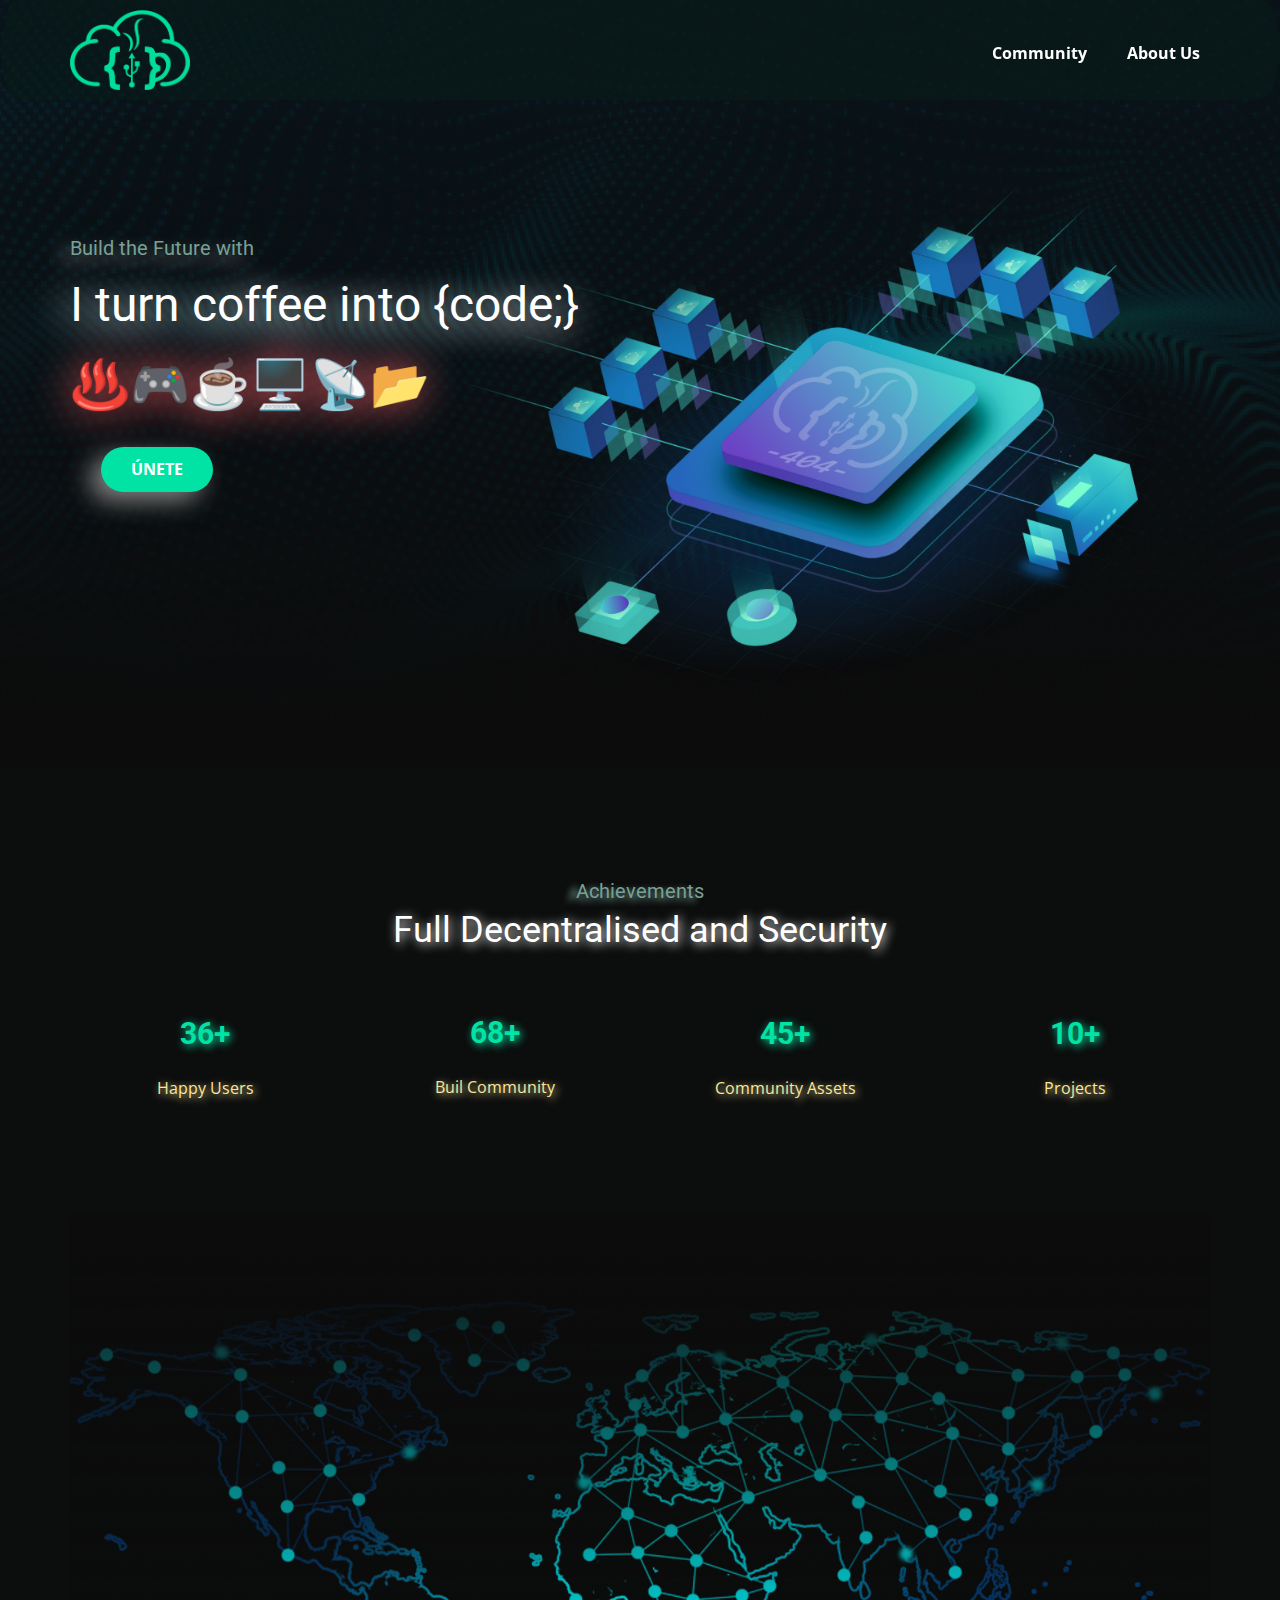
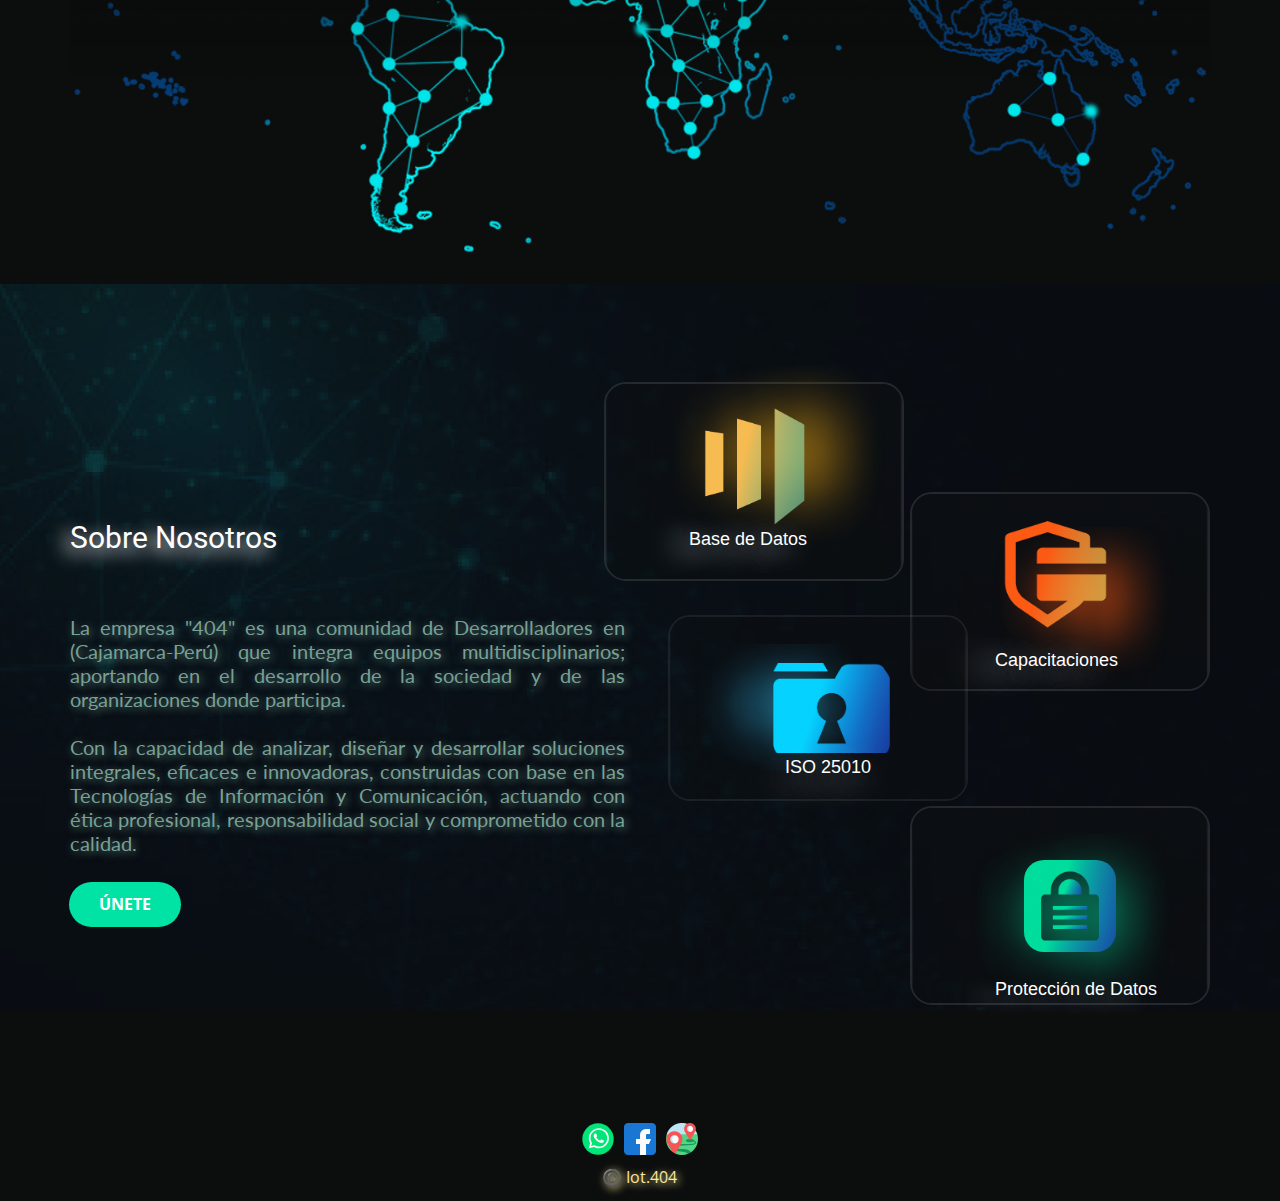
<file: index.html>
<!DOCTYPE html>
<html style="font-size: 16px;">
  <head>
    <meta name="viewport" content="width=device-width, initial-scale=1.0">
    <meta charset="utf-8">
    <meta name="keywords" content="I turn coffee into {code;}, Build the Future with, ♨️🎮☕🖥️📡📂, Achievements, ​Full Decentralised and Currency Security, Sobre Nosotros, Base de Datos, Capacitaciones, ISO 25010, ​Protección de Datos">
    <meta name="description" content="">
    <title>Iot-404</title>
    <link rel="stylesheet" href="404.css" media="screen">
<link rel="stylesheet" href="Iot-404.css" media="screen">
    <script class="u-script" type="text/javascript" src="jquery.js" defer=""></script>
    <script class="u-script" type="text/javascript" src="404.js" defer=""></script>
    <meta name="generator" content="">
    <link id="u-theme-google-font" rel="stylesheet" href="https://fonts.googleapis.com/css?family=Roboto:100,100i,300,300i,400,400i,500,500i,700,700i,900,900i|Open+Sans:300,300i,400,400i,500,500i,600,600i,700,700i,800,800i">
    <link id="u-page-google-font" rel="stylesheet" href="https://fonts.googleapis.com/css?family=Lato:100,100i,300,300i,400,400i,700,700i,900,900i">
    
    
    
    
    
    <script type="application/ld+json">{
		"@context": "",
		"@type": "Organization",
		"name": "",
		"logo": "images/logo1.png",
		"sameAs": [
				"https://wa.me/51920849307",
				"https://www.facebook.com/Iot.404/",
				"https://www.google.com/maps/place/Cajamarca/@-7.161265,-78.5150528,15.75z/data=!4m5!3m4!1s0x91b25afd3fc7d087:0xea80a2b94d876b2b!8m2!3d-7.1617465!4d-78.5127855"
		]
}</script>
    <meta name="theme-color" content="#478ac9">
    <meta property="og:title" content="Iot-404">
    <meta property="og:type" content="website">
  </head>
  <body data-home-page="Iot-404.html" data-home-page-title="Iot-404" class="u-body u-overlap u-overlap-contrast u-xl-mode"><header class="u-clearfix u-header u-sticky u-sticky-2b66 u-header" id="sec-f293"><img class="u-expanded-width u-image u-image-round u-radius-27 u-image-1" src="images/222222.png" data-image-width="5790" data-image-height="1037"><a href="" class="u-image u-logo u-image-2" data-image-width="517" data-image-height="342">
        <img src="images/logo1.png" class="u-logo-image u-logo-image-1">
      </a><nav class="u-menu u-menu-dropdown u-offcanvas u-menu-1">
        <div class="menu-collapse" style="font-size: 1rem; letter-spacing: 0px; font-weight: 700;">
          <a class="u-button-style u-custom-active-border-color u-custom-active-color u-custom-border u-custom-border-color u-custom-borders u-custom-hover-border-color u-custom-hover-color u-custom-left-right-menu-spacing u-custom-padding-bottom u-custom-text-active-color u-custom-text-color u-custom-text-hover-color u-custom-top-bottom-menu-spacing u-nav-link u-text-active-palette-1-base u-text-hover-palette-2-base" href="#">
            <svg class="u-svg-link" viewBox="0 0 24 24"><use xmlns:xlink="http://www.w3.org/1999/xlink" xlink:href="#menu-hamburger"></use></svg>
            <svg class="u-svg-content" version="1.1" id="menu-hamburger" viewBox="0 0 16 16" x="0px" y="0px" xmlns:xlink="http://www.w3.org/1999/xlink" xmlns="http://www.w3.org/2000/svg"><g><rect y="1" width="16" height="2"></rect><rect y="7" width="16" height="2"></rect><rect y="13" width="16" height="2"></rect>
</g></svg>
          </a>
        </div>
        <div class="u-custom-menu u-nav-container">
          <ul class="u-nav u-spacing-20 u-unstyled u-nav-1"><li class="u-nav-item"><a class="u-border-active-palette-1-base u-border-hover-palette-1-light-1 u-button-style u-nav-link u-text-active-custom-color-2 u-text-hover-custom-color-2 u-text-white" href="Iot-404.html#sec-94c4" data-page-id="66703191" style="padding: 10px;">Community</a>
</li><li class="u-nav-item"><a class="u-border-active-palette-1-base u-border-hover-palette-1-light-1 u-button-style u-nav-link u-text-active-custom-color-2 u-text-hover-custom-color-2 u-text-white" href="Iot-404.html#sec-6ad6" data-page-id="66703191" style="padding: 10px;">About Us</a>
</li></ul>
        </div>
        <div class="u-custom-menu u-nav-container-collapse">
          <div class="u-black u-container-style u-inner-container-layout u-opacity u-opacity-95 u-sidenav">
            <div class="u-inner-container-layout u-sidenav-overflow">
              <div class="u-menu-close"></div>
              <ul class="u-align-center u-nav u-popupmenu-items u-unstyled u-nav-2"><li class="u-nav-item"><a class="u-button-style u-nav-link" href="Iot-404.html#sec-94c4" data-page-id="66703191">Community</a>
</li><li class="u-nav-item"><a class="u-button-style u-nav-link" href="Iot-404.html#sec-6ad6" data-page-id="66703191">About Us</a>
</li></ul>
            </div>
          </div>
          <div class="u-black u-menu-overlay u-opacity u-opacity-70"></div>
        </div>
      </nav></header>
    <section class="u-align-left u-clearfix u-custom-color-1 u-section-1" src="" id="sec-90e9">
      <img class="u-expanded-width u-image u-image-1" src="images/11.png" data-image-width="6249" data-image-height="3628">
      <h1 class="u-text u-text-default u-text-white u-text-1">I turn coffee into {code;}<br>
      </h1>
      <img class="u-image u-image-default u-image-2" src="images/CITYPNG2.png" alt="" data-image-width="924" data-image-height="667">
      <h2 class="u-text u-text-custom-color-3 u-text-default u-text-2">Build the Future with</h2>
      <h1 class="u-align-center-xs u-text u-title u-text-3">♨️🎮☕🖥️📡📂</h1>
      <a href="https://www.facebook.com/Iot.404/" class="u-active-palette-2-base u-border-active-palette-4-light-2 u-border-none u-btn u-btn-round u-button-style u-custom-color-2 u-hover-custom-color-4 u-radius-31 u-text-active-black u-text-white u-btn-1" target="_blank">Únete</a>
    </section>
    <section class="u-align-center u-clearfix u-custom-color-1 u-section-2" id="sec-94c4">
      <div class="u-clearfix u-sheet u-sheet-1">
        <h2 class="u-text u-text-custom-color-3 u-text-default u-text-1">Achievements</h2>
        <h2 class="u-text u-text-default u-text-2"> Full Decentralised and Security</h2>
        <div class="u-clearfix u-expanded-width u-gutter-20 u-layout-wrap u-layout-wrap-1">
          <div class="u-layout">
            <div class="u-layout-row">
              <div class="u-align-center u-border-no-bottom u-border-no-left u-border-no-right u-border-no-top u-container-style u-layout-cell u-left-cell u-shape-rectangle u-size-15 u-layout-cell-1">
                <div class="u-container-layout u-valign-top u-container-layout-1">
                  <h3 class="u-text u-text-custom-color-2 u-text-3"> 36+<br>
                  </h3>
                  <p class="u-text u-text-palette-3-light-2 u-text-4"> Happy Users</p>
                </div>
              </div>
              <div class="u-align-center u-container-style u-layout-cell u-shape-rectangle u-size-15 u-layout-cell-2">
                <div class="u-container-layout u-container-layout-2">
                  <h3 class="u-text u-text-custom-color-2 u-text-5"> 68+</h3>
                  <p class="u-text u-text-palette-3-light-2 u-text-6"> Buil Community</p>
                </div>
              </div>
              <div class="u-align-center u-border-no-bottom u-border-no-left u-border-no-right u-border-no-top u-container-style u-layout-cell u-shape-rectangle u-size-15 u-layout-cell-3">
                <div class="u-container-layout u-valign-top u-container-layout-3">
                  <h3 class="u-text u-text-custom-color-2 u-text-7"> 45+</h3>
                  <p class="u-text u-text-palette-3-light-2 u-text-8"> Community Assets</p>
                </div>
              </div>
              <div class="u-align-center u-border-no-bottom u-border-no-left u-border-no-right u-border-no-top u-container-style u-layout-cell u-right-cell u-shape-rectangle u-size-15 u-layout-cell-4">
                <div class="u-container-layout u-container-layout-4">
                  <h3 class="u-text u-text-custom-color-2 u-text-9">10+</h3>
                  <p class="u-text u-text-palette-3-light-2 u-text-10">Projects </p>
                </div>
              </div>
            </div>
          </div>
        </div>
      </div>
    </section>
    <section class="u-align-left u-clearfix u-custom-color-1 u-section-3" src="" id="sec-995d">
      <div class="u-clearfix u-image u-sheet u-image-1" data-image-width="5897" data-image-height="3018"></div>
    </section>
    <section class="u-align-left u-clearfix u-custom-color-1 u-section-4" src="" id="sec-6ad6">
      <img class="u-expanded-width u-image u-image-default u-image-1" src="images/aaaaaaaaaa.png" alt="" data-image-width="4934" data-image-height="2556">
      <img class="u-image u-image-default u-image-2" src="images/231231.png" alt="" data-image-width="960" data-image-height="948">
      <img class="u-image u-image-default u-image-3" src="images/asda.png" alt="" data-image-width="924" data-image-height="948">
      <img class="u-image u-image-default u-image-4" src="images/asdasd.png" alt="" data-image-width="861" data-image-height="868">
      <img class="u-image u-image-default u-image-5" src="images/sd.png" alt="" data-image-width="924" data-image-height="948">
      <img class="u-border-2 u-border-grey-60 u-image u-image-round u-opacity u-opacity-30 u-radius-22 u-image-6" src="images/Rectangle28.png" alt="" data-image-width="709" data-image-height="512">
      <img class="u-border-2 u-border-grey-60 u-image u-image-round u-opacity u-opacity-30 u-radius-22 u-image-7" src="images/Rectangle28.png" alt="" data-image-width="709" data-image-height="512">
      <img class="u-border-2 u-border-grey-60 u-image u-image-round u-opacity u-opacity-20 u-radius-22 u-image-8" src="images/Rectangle28.png" alt="" data-image-width="709" data-image-height="512">
      <img class="u-border-2 u-border-grey-60 u-image u-image-round u-opacity u-opacity-30 u-radius-22 u-image-9" src="images/Rectangle28.png" alt="" data-image-width="709" data-image-height="512">
      <img class="u-image u-image-default u-preserve-proportions u-image-10" src="images/simple-icons_marketo.png" alt="" data-image-width="321" data-image-height="321">
      <img class="u-image u-image-default u-image-11" src="images/Vector.png" alt="" data-image-width="277" data-image-height="240">
      <img class="u-image u-image-default u-preserve-proportions u-image-12" src="images/ri_secure-payment-fill.png" alt="" data-image-width="321" data-image-height="321">
      <img class="u-image u-image-round u-preserve-proportions u-radius-20 u-image-13" src="images/healthicons_ui-secure-negative.png" alt="" data-image-width="256" data-image-height="256">
      <h1 class="u-text u-text-default u-text-1">Sobre Nosotros</h1>
      <h4 class="u-align-justify u-custom-font u-font-lato u-text u-text-custom-color-3 u-text-2"> La empresa "404" es una comunidad de Desarrolladores en (Cajamarca-Perú) que integra equipos multidisciplinarios; aportando en el desarrollo de la sociedad y de las organizaciones donde participa.<br>
        <br>Con la capacidad de analizar, diseñar y desarrollar soluciones integrales, eficaces e innovadoras, construidas con base en las Tecnologías de Información y Comunicación, actuando con ética profesional, responsabilidad social y comprometido con la calidad.
      </h4>
      <a href="https://www.facebook.com/Iot.404/" class="u-active-palette-2-base u-border-active-palette-4-light-2 u-border-none u-btn u-btn-round u-button-style u-custom-color-2 u-hover-custom-color-4 u-radius-31 u-text-active-black u-text-white u-btn-1" target="_blank">Únete</a>
      <h1 class="u-custom-font u-font-arial u-text u-text-3">Base de Datos</h1>
      <h1 class="u-custom-font u-font-arial u-text u-text-4">Capacitaciones</h1>
      <h1 class="u-custom-font u-font-arial u-text u-text-5">ISO 25010</h1>
      <h1 class="u-custom-font u-font-arial u-text u-text-6"> Protección de Datos</h1>
    </section>
    
    
    <footer class="u-clearfix u-custom-color-1 u-footer" id="sec-41ba"><div class="u-clearfix u-sheet u-sheet-1">
        <div class="u-align-left u-social-icons u-spacing-10 u-social-icons-1">
          <a class="u-social-url" target="_blank" data-type="Whatsapp" title="Whatsapp" href="https://wa.me/51920849307"><span class="u-icon u-social-icon u-social-whatsapp u-icon-1"><svg class="u-svg-link" preserveAspectRatio="xMidYMin slice" viewBox="0 0 112 112" style=""><use xmlns:xlink="http://www.w3.org/1999/xlink" xlink:href="#svg-776a"></use></svg><svg class="u-svg-content" viewBox="0 0 112 112" x="0" y="0" id="svg-776a"><circle fill="currentColor" cx="56.1" cy="56.1" r="55"></circle><path fill="#FFFFFF" d="M83.8,28.3C77.2,21.7,68.4,18,59,18c-19.3,0-35.1,15.7-35.1,35.1c0,6.2,1.6,12.2,4.7,17.5l-5,18.2L42.2,84
	c5.1,2.8,10.9,4.3,16.8,4.3h0l0,0c19.3,0,35.1-15.7,35.1-35.1C94.1,43.8,90.5,35,83.8,28.3 M59,82.3L59,82.3
	c-5.2,0-10.4-1.4-14.9-4.1l-1.1-0.6l-11,2.9L35,69.8l-0.7-1.1c-2.9-4.6-4.5-10-4.5-15.5C29.8,37,42.9,24,59,24
	c7.8,0,15.1,3,20.6,8.6c5.5,5.5,8.5,12.8,8.5,20.6C88.2,69.2,75.1,82.3,59,82.3 M75,60.5c-0.9-0.4-5.2-2.6-6-2.9
	c-0.8-0.3-1.4-0.4-2,0.4s-2.3,2.9-2.8,3.4c-0.5,0.6-1,0.7-1.9,0.2c-0.9-0.4-3.7-1.4-7.1-4.4c-2.6-2.3-4.4-5.2-4.9-6.1
	c-0.5-0.9-0.1-1.4,0.4-1.8c0.4-0.4,0.9-1,1.3-1.5c0.4-0.5,0.6-0.9,0.9-1.5c0.3-0.6,0.1-1.1-0.1-1.5c-0.2-0.4-2-4.8-2.7-6.5
	c-0.7-1.7-1.4-1.5-2-1.5c-0.5,0-1.1,0-1.7,0c-0.6,0-1.5,0.2-2.3,1.1c-0.8,0.9-3.1,3-3.1,7.3c0,4.3,3.1,8.5,3.6,9.1
	c0.4,0.6,6.2,9.4,15,13.2c2.1,0.9,3.7,1.4,5,1.8c2.1,0.7,4,0.6,5.5,0.3c1.7-0.3,5.2-2.1,5.9-4.2c0.7-2,0.7-3.8,0.5-4.2
	C76.5,61.1,75.9,60.9,75,60.5"></path></svg></span>
          </a>
          <a class="u-social-url" target="_blank" data-type="Custom" title="Facebook" href="https://www.facebook.com/Iot.404/"><span class="u-file-icon u-icon u-social-custom u-social-icon u-icon-2"><img src="images/733547.png" alt=""></span>
          </a>
          <a class="u-social-url" target="_blank" data-type="Custom" title="Ubicación" href="https://www.google.com/maps/place/Cajamarca/@-7.161265,-78.5150528,15.75z/data=!4m5!3m4!1s0x91b25afd3fc7d087:0xea80a2b94d876b2b!8m2!3d-7.1617465!4d-78.5127855"><span class="u-file-icon u-icon u-social-custom u-social-icon u-icon-3"><img src="images/1527531.png" alt=""></span>
          </a>
        </div>
        <p class="u-text u-text-palette-3-light-2 u-text-1"> ©️ Iot.404</p>
      </div></footer>
    
  </body>
</html>
</file>
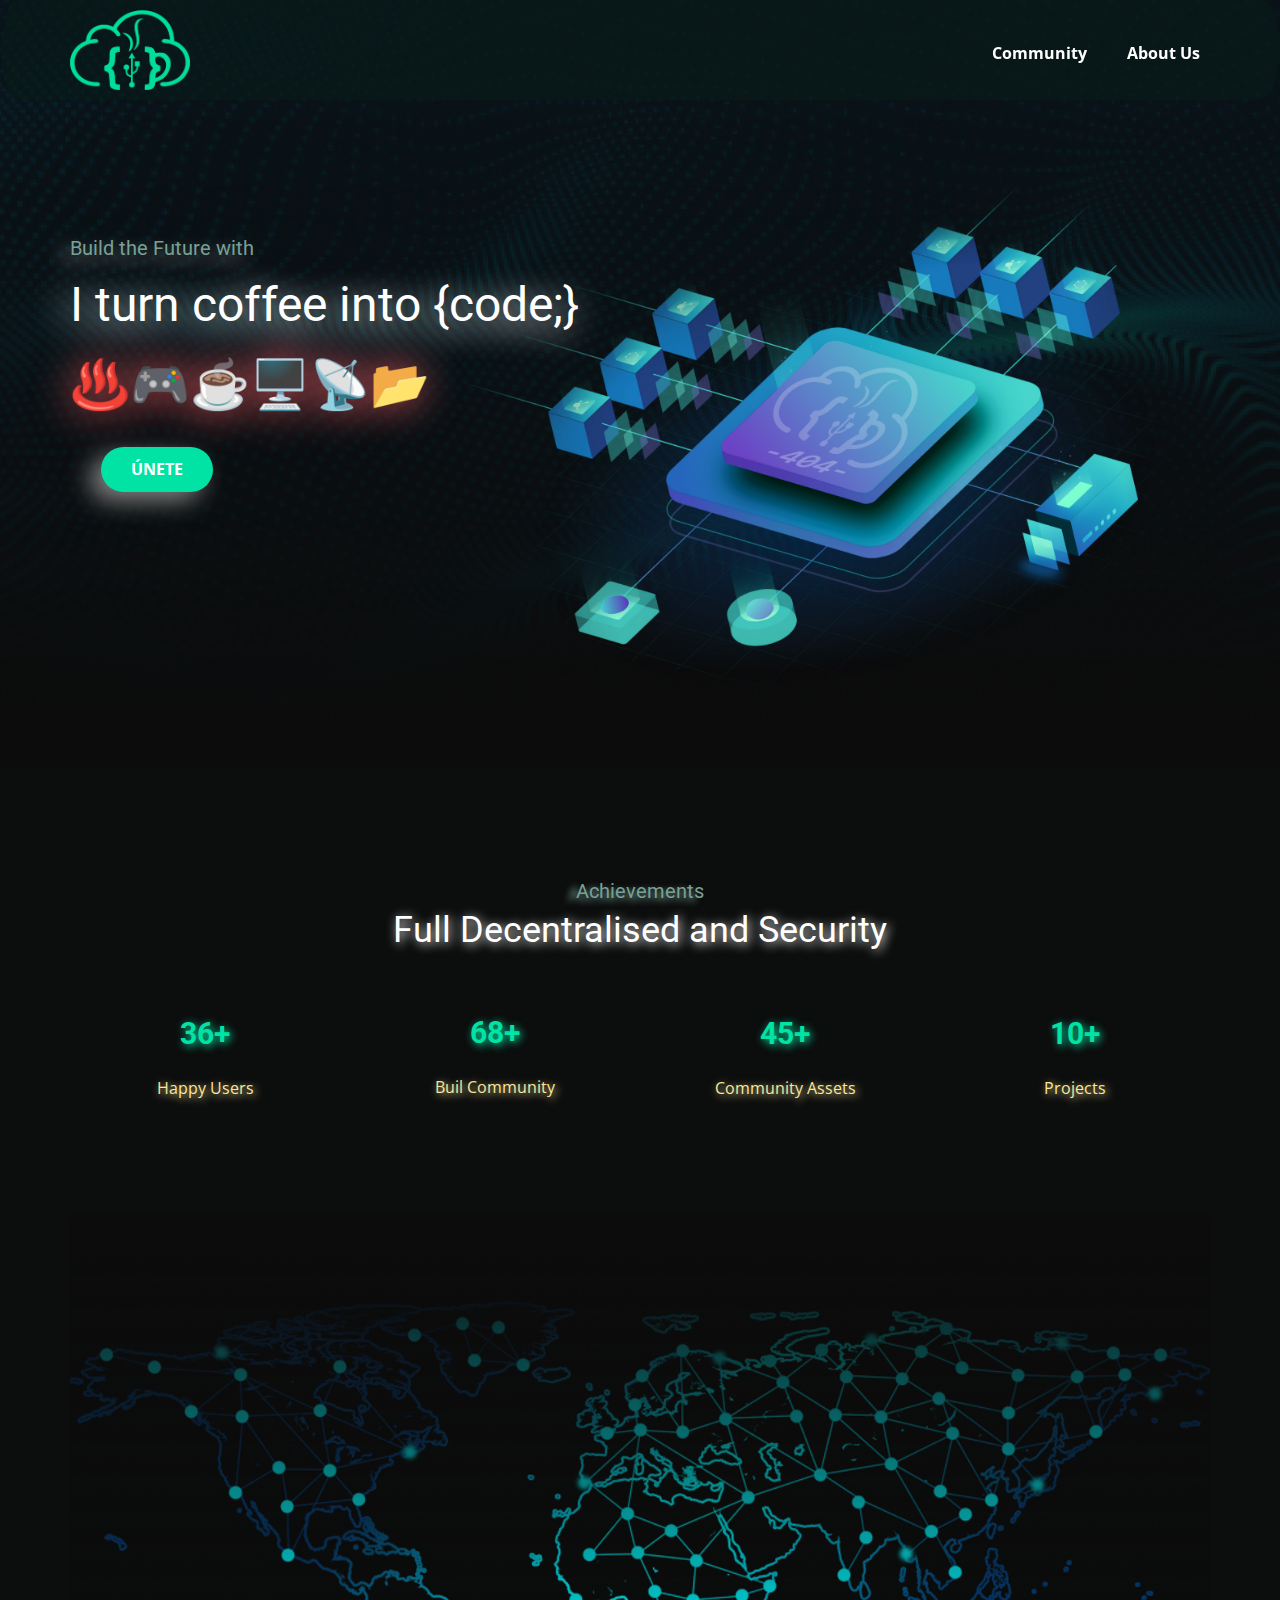
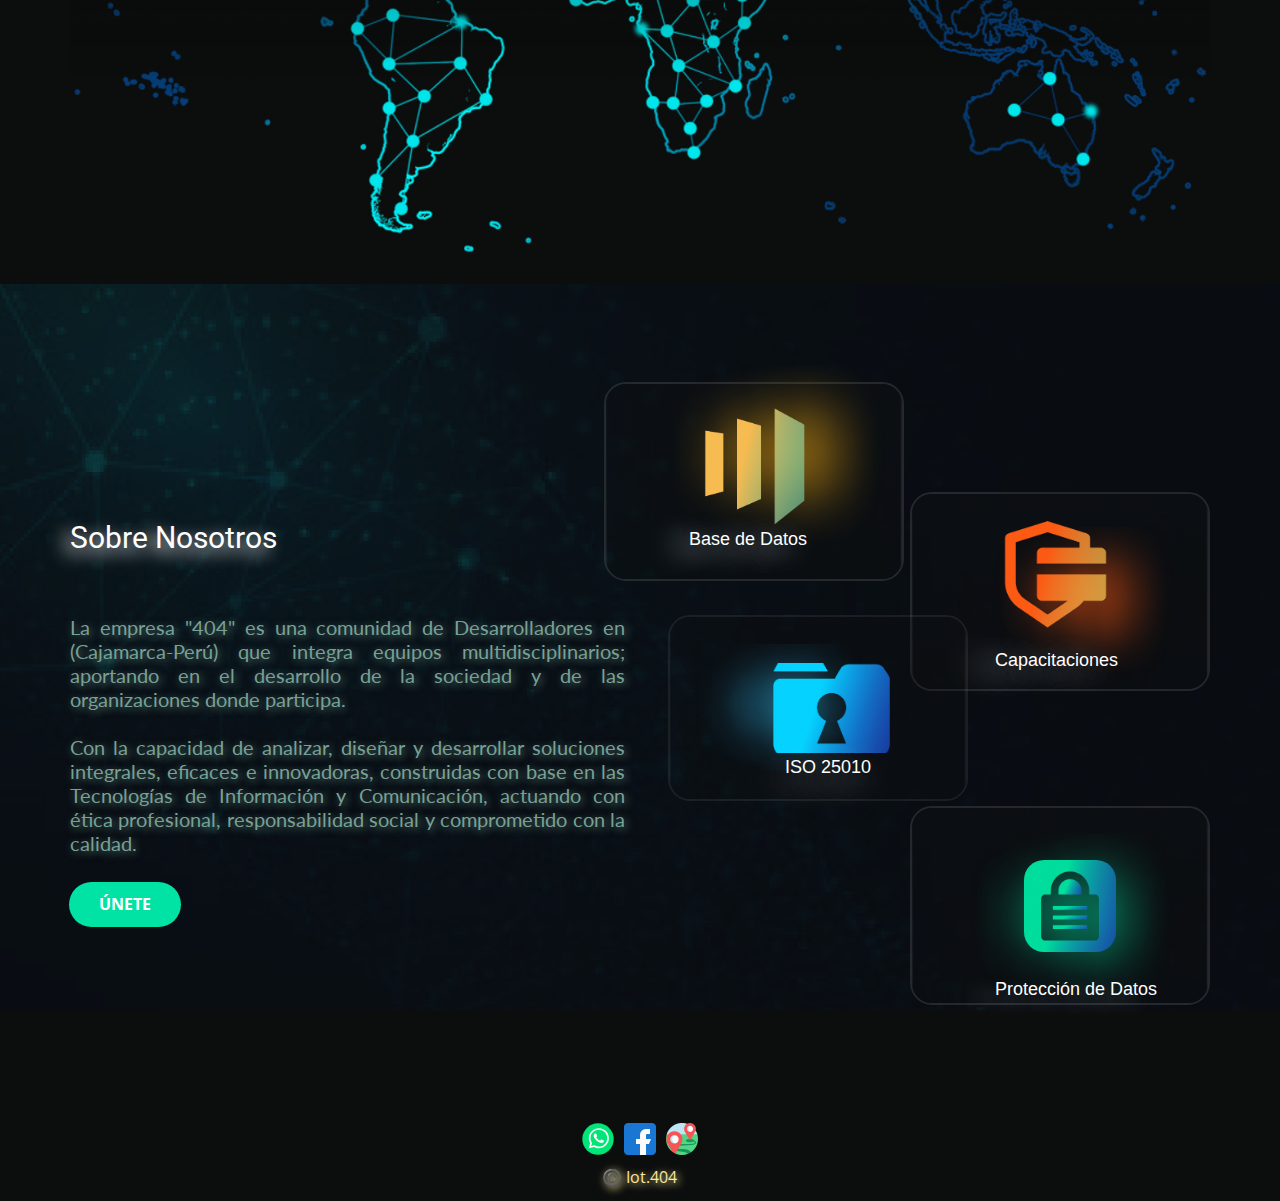
<file: Iot-404.html>
<!DOCTYPE html>
<html style="font-size: 16px;">
  <head>
    <meta name="viewport" content="width=device-width, initial-scale=1.0">
    <meta charset="utf-8">
    <meta name="keywords" content="I turn coffee into {code;}, Build the Future with, ♨️🎮☕🖥️📡📂, Achievements, ​Full Decentralised and Currency Security, Sobre Nosotros, Base de Datos, Capacitaciones, ISO 25010, ​Protección de Datos">
    <meta name="description" content="">
    <title>Iot-404</title>
    <link rel="stylesheet" href="404.css" media="screen">
<link rel="stylesheet" href="Iot-404.css" media="screen">
    <script class="u-script" type="text/javascript" src="jquery.js" defer=""></script>
    <script class="u-script" type="text/javascript" src="404.js" defer=""></script>
    <meta name="generator" content="">
    <link id="u-theme-google-font" rel="stylesheet" href="https://fonts.googleapis.com/css?family=Roboto:100,100i,300,300i,400,400i,500,500i,700,700i,900,900i|Open+Sans:300,300i,400,400i,500,500i,600,600i,700,700i,800,800i">
    <link id="u-page-google-font" rel="stylesheet" href="https://fonts.googleapis.com/css?family=Lato:100,100i,300,300i,400,400i,700,700i,900,900i">
    
    
    
    
    
    <script type="application/ld+json">{
		"@context": "",
		"@type": "Organization",
		"name": "",
		"logo": "images/logo1.png",
		"sameAs": [
				"https://wa.me/51920849307",
				"https://www.facebook.com/Iot.404/",
				"https://www.google.com/maps/place/Cajamarca/@-7.161265,-78.5150528,15.75z/data=!4m5!3m4!1s0x91b25afd3fc7d087:0xea80a2b94d876b2b!8m2!3d-7.1617465!4d-78.5127855"
		]
}</script>
    <meta name="theme-color" content="#478ac9">
    <meta property="og:title" content="Iot-404">
    <meta property="og:type" content="website">
  </head>
  <body class="u-body u-overlap u-overlap-contrast u-xl-mode"><header class="u-clearfix u-header u-sticky u-sticky-2b66 u-header" id="sec-f293"><img class="u-expanded-width u-image u-image-round u-radius-27 u-image-1" src="images/222222.png" data-image-width="5790" data-image-height="1037"><a href="" class="u-image u-logo u-image-2" data-image-width="517" data-image-height="342">
        <img src="images/logo1.png" class="u-logo-image u-logo-image-1">
      </a><nav class="u-menu u-menu-dropdown u-offcanvas u-menu-1">
        <div class="menu-collapse" style="font-size: 1rem; letter-spacing: 0px; font-weight: 700;">
          <a class="u-button-style u-custom-active-border-color u-custom-active-color u-custom-border u-custom-border-color u-custom-borders u-custom-hover-border-color u-custom-hover-color u-custom-left-right-menu-spacing u-custom-padding-bottom u-custom-text-active-color u-custom-text-color u-custom-text-hover-color u-custom-top-bottom-menu-spacing u-nav-link u-text-active-palette-1-base u-text-hover-palette-2-base" href="#">
            <svg class="u-svg-link" viewBox="0 0 24 24"><use xmlns:xlink="http://www.w3.org/1999/xlink" xlink:href="#menu-hamburger"></use></svg>
            <svg class="u-svg-content" version="1.1" id="menu-hamburger" viewBox="0 0 16 16" x="0px" y="0px" xmlns:xlink="http://www.w3.org/1999/xlink" xmlns="http://www.w3.org/2000/svg"><g><rect y="1" width="16" height="2"></rect><rect y="7" width="16" height="2"></rect><rect y="13" width="16" height="2"></rect>
</g></svg>
          </a>
        </div>
        <div class="u-custom-menu u-nav-container">
          <ul class="u-nav u-spacing-20 u-unstyled u-nav-1"><li class="u-nav-item"><a class="u-border-active-palette-1-base u-border-hover-palette-1-light-1 u-button-style u-nav-link u-text-active-custom-color-2 u-text-hover-custom-color-2 u-text-white" href="Iot-404.html#sec-94c4" data-page-id="66703191" style="padding: 10px;">Community</a>
</li><li class="u-nav-item"><a class="u-border-active-palette-1-base u-border-hover-palette-1-light-1 u-button-style u-nav-link u-text-active-custom-color-2 u-text-hover-custom-color-2 u-text-white" href="Iot-404.html#sec-6ad6" data-page-id="66703191" style="padding: 10px;">About Us</a>
</li></ul>
        </div>
        <div class="u-custom-menu u-nav-container-collapse">
          <div class="u-black u-container-style u-inner-container-layout u-opacity u-opacity-95 u-sidenav">
            <div class="u-inner-container-layout u-sidenav-overflow">
              <div class="u-menu-close"></div>
              <ul class="u-align-center u-nav u-popupmenu-items u-unstyled u-nav-2"><li class="u-nav-item"><a class="u-button-style u-nav-link" href="Iot-404.html#sec-94c4" data-page-id="66703191">Community</a>
</li><li class="u-nav-item"><a class="u-button-style u-nav-link" href="Iot-404.html#sec-6ad6" data-page-id="66703191">About Us</a>
</li></ul>
            </div>
          </div>
          <div class="u-black u-menu-overlay u-opacity u-opacity-70"></div>
        </div>
      </nav></header>
    <section class="u-align-left u-clearfix u-custom-color-1 u-section-1" src="" id="sec-90e9">
      <img class="u-expanded-width u-image u-image-1" src="images/11.png" data-image-width="6249" data-image-height="3628">
      <h1 class="u-text u-text-default u-text-white u-text-1">I turn coffee into {code;}<br>
      </h1>
      <img class="u-image u-image-default u-image-2" src="images/CITYPNG2.png" alt="" data-image-width="924" data-image-height="667">
      <h2 class="u-text u-text-custom-color-3 u-text-default u-text-2">Build the Future with</h2>
      <h1 class="u-align-center-xs u-text u-title u-text-3">♨️🎮☕🖥️📡📂</h1>
      <a href="https://www.facebook.com/Iot.404/" class="u-active-palette-2-base u-border-active-palette-4-light-2 u-border-none u-btn u-btn-round u-button-style u-custom-color-2 u-hover-custom-color-4 u-radius-31 u-text-active-black u-text-white u-btn-1" target="_blank">Únete</a>
    </section>
    <section class="u-align-center u-clearfix u-custom-color-1 u-section-2" id="sec-94c4">
      <div class="u-clearfix u-sheet u-sheet-1">
        <h2 class="u-text u-text-custom-color-3 u-text-default u-text-1">Achievements</h2>
        <h2 class="u-text u-text-default u-text-2"> Full Decentralised and Security</h2>
        <div class="u-clearfix u-expanded-width u-gutter-20 u-layout-wrap u-layout-wrap-1">
          <div class="u-layout">
            <div class="u-layout-row">
              <div class="u-align-center u-border-no-bottom u-border-no-left u-border-no-right u-border-no-top u-container-style u-layout-cell u-left-cell u-shape-rectangle u-size-15 u-layout-cell-1">
                <div class="u-container-layout u-valign-top u-container-layout-1">
                  <h3 class="u-text u-text-custom-color-2 u-text-3"> 36+<br>
                  </h3>
                  <p class="u-text u-text-palette-3-light-2 u-text-4"> Happy Users</p>
                </div>
              </div>
              <div class="u-align-center u-container-style u-layout-cell u-shape-rectangle u-size-15 u-layout-cell-2">
                <div class="u-container-layout u-container-layout-2">
                  <h3 class="u-text u-text-custom-color-2 u-text-5"> 68+</h3>
                  <p class="u-text u-text-palette-3-light-2 u-text-6"> Buil Community</p>
                </div>
              </div>
              <div class="u-align-center u-border-no-bottom u-border-no-left u-border-no-right u-border-no-top u-container-style u-layout-cell u-shape-rectangle u-size-15 u-layout-cell-3">
                <div class="u-container-layout u-valign-top u-container-layout-3">
                  <h3 class="u-text u-text-custom-color-2 u-text-7"> 45+</h3>
                  <p class="u-text u-text-palette-3-light-2 u-text-8"> Community Assets</p>
                </div>
              </div>
              <div class="u-align-center u-border-no-bottom u-border-no-left u-border-no-right u-border-no-top u-container-style u-layout-cell u-right-cell u-shape-rectangle u-size-15 u-layout-cell-4">
                <div class="u-container-layout u-container-layout-4">
                  <h3 class="u-text u-text-custom-color-2 u-text-9">10+</h3>
                  <p class="u-text u-text-palette-3-light-2 u-text-10">Projects </p>
                </div>
              </div>
            </div>
          </div>
        </div>
      </div>
    </section>
    <section class="u-align-left u-clearfix u-custom-color-1 u-section-3" src="" id="sec-995d">
      <div class="u-clearfix u-image u-sheet u-image-1" data-image-width="5897" data-image-height="3018"></div>
    </section>
    <section class="u-align-left u-clearfix u-custom-color-1 u-section-4" src="" id="sec-6ad6">
      <img class="u-expanded-width u-image u-image-default u-image-1" src="images/aaaaaaaaaa.png" alt="" data-image-width="4934" data-image-height="2556">
      <img class="u-image u-image-default u-image-2" src="images/231231.png" alt="" data-image-width="960" data-image-height="948">
      <img class="u-image u-image-default u-image-3" src="images/asda.png" alt="" data-image-width="924" data-image-height="948">
      <img class="u-image u-image-default u-image-4" src="images/asdasd.png" alt="" data-image-width="861" data-image-height="868">
      <img class="u-image u-image-default u-image-5" src="images/sd.png" alt="" data-image-width="924" data-image-height="948">
      <img class="u-border-2 u-border-grey-60 u-image u-image-round u-opacity u-opacity-30 u-radius-22 u-image-6" src="images/Rectangle28.png" alt="" data-image-width="709" data-image-height="512">
      <img class="u-border-2 u-border-grey-60 u-image u-image-round u-opacity u-opacity-30 u-radius-22 u-image-7" src="images/Rectangle28.png" alt="" data-image-width="709" data-image-height="512">
      <img class="u-border-2 u-border-grey-60 u-image u-image-round u-opacity u-opacity-20 u-radius-22 u-image-8" src="images/Rectangle28.png" alt="" data-image-width="709" data-image-height="512">
      <img class="u-border-2 u-border-grey-60 u-image u-image-round u-opacity u-opacity-30 u-radius-22 u-image-9" src="images/Rectangle28.png" alt="" data-image-width="709" data-image-height="512">
      <img class="u-image u-image-default u-preserve-proportions u-image-10" src="images/simple-icons_marketo.png" alt="" data-image-width="321" data-image-height="321">
      <img class="u-image u-image-default u-image-11" src="images/Vector.png" alt="" data-image-width="277" data-image-height="240">
      <img class="u-image u-image-default u-preserve-proportions u-image-12" src="images/ri_secure-payment-fill.png" alt="" data-image-width="321" data-image-height="321">
      <img class="u-image u-image-round u-preserve-proportions u-radius-20 u-image-13" src="images/healthicons_ui-secure-negative.png" alt="" data-image-width="256" data-image-height="256">
      <h1 class="u-text u-text-default u-text-1">Sobre Nosotros</h1>
      <h4 class="u-align-justify u-custom-font u-font-lato u-text u-text-custom-color-3 u-text-2"> La empresa "404" es una comunidad de Desarrolladores en (Cajamarca-Perú) que integra equipos multidisciplinarios; aportando en el desarrollo de la sociedad y de las organizaciones donde participa.<br>
        <br>Con la capacidad de analizar, diseñar y desarrollar soluciones integrales, eficaces e innovadoras, construidas con base en las Tecnologías de Información y Comunicación, actuando con ética profesional, responsabilidad social y comprometido con la calidad.
      </h4>
      <a href="https://www.facebook.com/Iot.404/" class="u-active-palette-2-base u-border-active-palette-4-light-2 u-border-none u-btn u-btn-round u-button-style u-custom-color-2 u-hover-custom-color-4 u-radius-31 u-text-active-black u-text-white u-btn-1" target="_blank">Únete</a>
      <h1 class="u-custom-font u-font-arial u-text u-text-3">Base de Datos</h1>
      <h1 class="u-custom-font u-font-arial u-text u-text-4">Capacitaciones</h1>
      <h1 class="u-custom-font u-font-arial u-text u-text-5">ISO 25010</h1>
      <h1 class="u-custom-font u-font-arial u-text u-text-6"> Protección de Datos</h1>
    </section>
    
    
    <footer class="u-clearfix u-custom-color-1 u-footer" id="sec-41ba"><div class="u-clearfix u-sheet u-sheet-1">
        <div class="u-align-left u-social-icons u-spacing-10 u-social-icons-1">
          <a class="u-social-url" target="_blank" data-type="Whatsapp" title="Whatsapp" href="https://wa.me/51920849307"><span class="u-icon u-social-icon u-social-whatsapp u-icon-1"><svg class="u-svg-link" preserveAspectRatio="xMidYMin slice" viewBox="0 0 112 112" style=""><use xmlns:xlink="http://www.w3.org/1999/xlink" xlink:href="#svg-776a"></use></svg><svg class="u-svg-content" viewBox="0 0 112 112" x="0" y="0" id="svg-776a"><circle fill="currentColor" cx="56.1" cy="56.1" r="55"></circle><path fill="#FFFFFF" d="M83.8,28.3C77.2,21.7,68.4,18,59,18c-19.3,0-35.1,15.7-35.1,35.1c0,6.2,1.6,12.2,4.7,17.5l-5,18.2L42.2,84
	c5.1,2.8,10.9,4.3,16.8,4.3h0l0,0c19.3,0,35.1-15.7,35.1-35.1C94.1,43.8,90.5,35,83.8,28.3 M59,82.3L59,82.3
	c-5.2,0-10.4-1.4-14.9-4.1l-1.1-0.6l-11,2.9L35,69.8l-0.7-1.1c-2.9-4.6-4.5-10-4.5-15.5C29.8,37,42.9,24,59,24
	c7.8,0,15.1,3,20.6,8.6c5.5,5.5,8.5,12.8,8.5,20.6C88.2,69.2,75.1,82.3,59,82.3 M75,60.5c-0.9-0.4-5.2-2.6-6-2.9
	c-0.8-0.3-1.4-0.4-2,0.4s-2.3,2.9-2.8,3.4c-0.5,0.6-1,0.7-1.9,0.2c-0.9-0.4-3.7-1.4-7.1-4.4c-2.6-2.3-4.4-5.2-4.9-6.1
	c-0.5-0.9-0.1-1.4,0.4-1.8c0.4-0.4,0.9-1,1.3-1.5c0.4-0.5,0.6-0.9,0.9-1.5c0.3-0.6,0.1-1.1-0.1-1.5c-0.2-0.4-2-4.8-2.7-6.5
	c-0.7-1.7-1.4-1.5-2-1.5c-0.5,0-1.1,0-1.7,0c-0.6,0-1.5,0.2-2.3,1.1c-0.8,0.9-3.1,3-3.1,7.3c0,4.3,3.1,8.5,3.6,9.1
	c0.4,0.6,6.2,9.4,15,13.2c2.1,0.9,3.7,1.4,5,1.8c2.1,0.7,4,0.6,5.5,0.3c1.7-0.3,5.2-2.1,5.9-4.2c0.7-2,0.7-3.8,0.5-4.2
	C76.5,61.1,75.9,60.9,75,60.5"></path></svg></span>
          </a>
          <a class="u-social-url" target="_blank" data-type="Custom" title="Facebook" href="https://www.facebook.com/Iot.404/"><span class="u-file-icon u-icon u-social-custom u-social-icon u-icon-2"><img src="images/733547.png" alt=""></span>
          </a>
          <a class="u-social-url" target="_blank" data-type="Custom" title="Ubicación" href="https://www.google.com/maps/place/Cajamarca/@-7.161265,-78.5150528,15.75z/data=!4m5!3m4!1s0x91b25afd3fc7d087:0xea80a2b94d876b2b!8m2!3d-7.1617465!4d-78.5127855"><span class="u-file-icon u-icon u-social-custom u-social-icon u-icon-3"><img src="images/1527531.png" alt=""></span>
          </a>
        </div>
        <p class="u-text u-text-palette-3-light-2 u-text-1"> ©️ Iot.404</p>
      </div></footer>
    
  </body>
</html>
</file>
